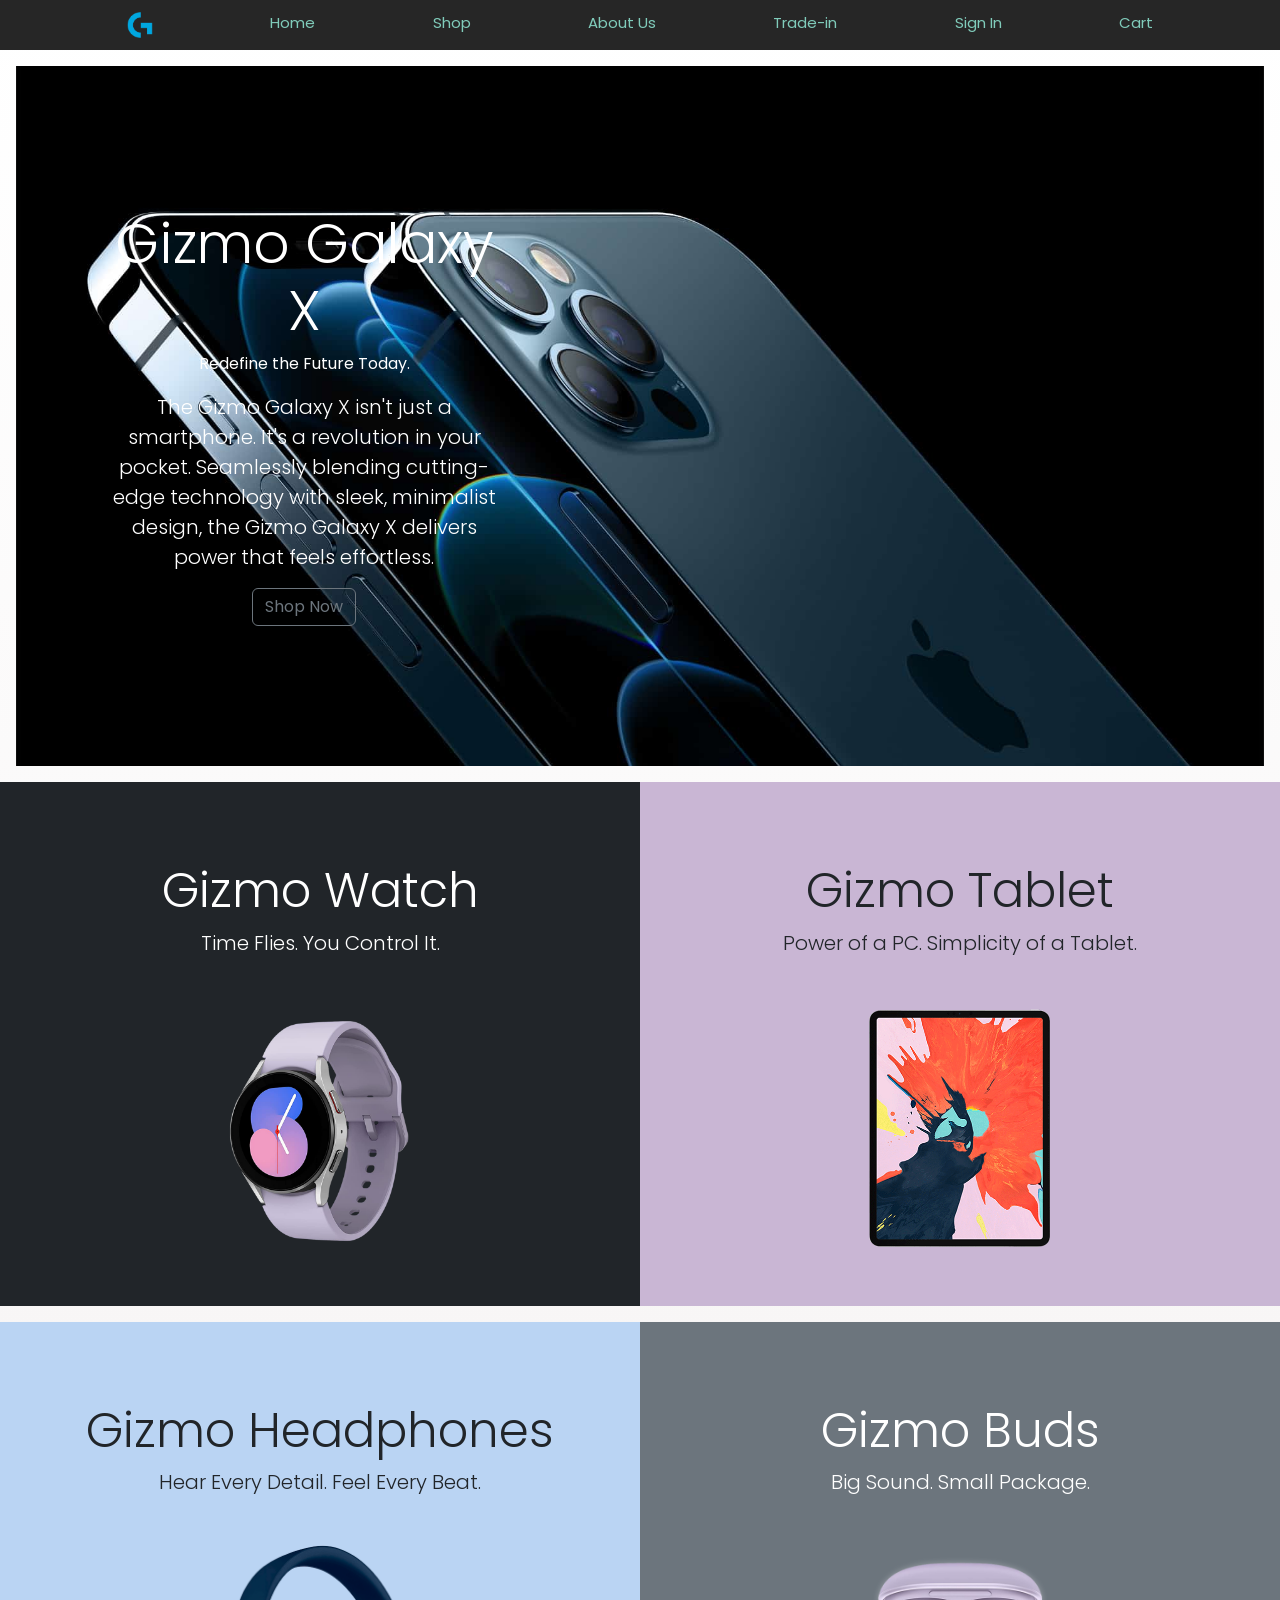
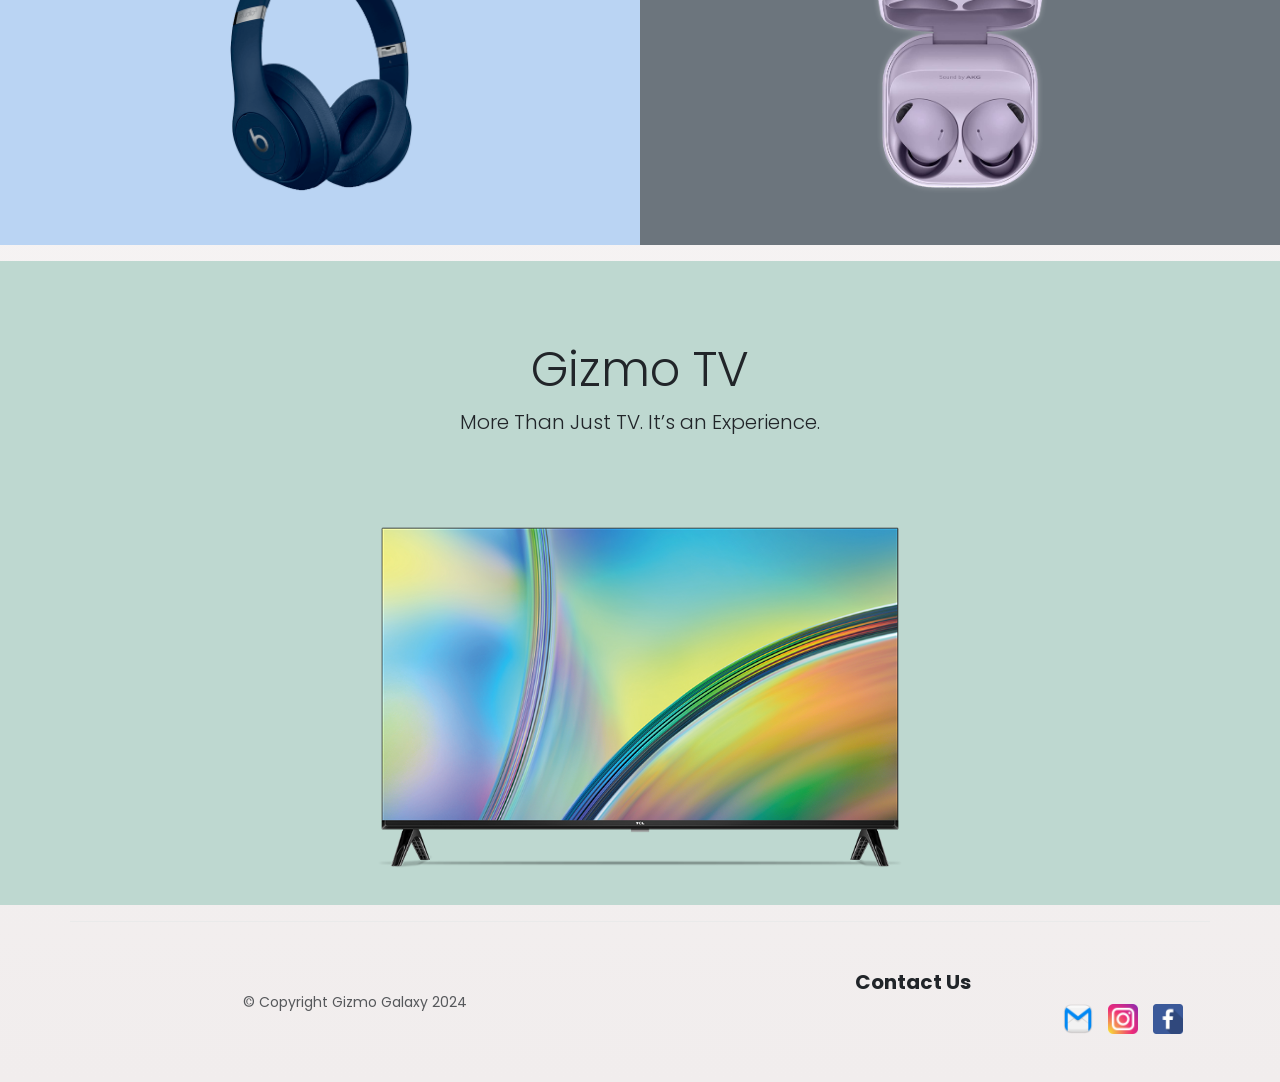
<file: Store/index.html>
<!doctype html>
<html lang="en">

<head>
    <meta charset="utf-8">
    <meta name="viewport" content="width=device-width, initial-scale=1">
    <meta name="description" content="">
    <meta name="author" content="Mark Otto, Jacob Thornton, and Bootstrap contributors">
    <meta name="generator" content="Hugo 0.72.0">

    <title>Gizmo Galaxy</title>
    <link rel="icon" href="img/logo.png">
    <link rel="canonical" href="https://v5.getbootstrap.com/docs/5.0/examples/product/">

    <link rel="stylesheet" href="https://stackpath.bootstrapcdn.com/bootstrap/5.0.0-alpha1/css/bootstrap.min.css"
        integrity="sha384-r4NyP46KrjDleawBgD5tp8Y7UzmLA05oM1iAEQ17CSuDqnUK2+k9luXQOfXJCJ4I" crossorigin="anonymous">
    <script src="https://stackpath.bootstrapcdn.com/bootstrap/5.0.0-alpha1/js/bootstrap.min.js"
        integrity="sha384-oesi62hOLfzrys4LxRF63OJCXdXDipiYWBnvTl9Y9/TRlw5xlKIEHpNyvvDShgf/"
        crossorigin="anonymous"></script>
    <script src="https://cdn.jsdelivr.net/npm/popper.js@1.16.0/dist/umd/popper.min.js"
        integrity="sha384-Q6E9RHvbIyZFJoft+2mJbHaEWldlvI9IOYy5n3zV9zzTtmI3UksdQRVvoxMfooAo"
        crossorigin="anonymous"></script>
    <!-- Link to external stylesheet -->
     <link rel="stylesheet" href="styles.css"> <!--Adjust the path if necessary -->
    
</head>

<body>

    <nav class="site-header sticky-top py-1">
        <div class="container d-flex flex-column flex-md-row justify-content-between">
            <!-- Replace SVG with an image for the logo -->
            <a class="py-2" href="#" aria-label="Product">
                <img src="img/logo.png" alt="Logo" class="navbar-logo">
            </a>
            <a class="py-2 d-none d-md-inline-block" href="index.html">Home</a>
            <a class="py-2 d-none d-md-inline-block" href="shop.html">Shop</a>
            <a class="py-2 d-none d-md-inline-block" href="about.html">About Us</a>
            <a class="py-2 d-none d-md-inline-block" href="trade in.html">Trade-in</a>
            <a class="py-2 d-none d-md-inline-block" href="sign in.html">Sign In</a>
            <a class="py-2 d-none d-md-inline-block" href="cart.html">Cart</a>
        </div>
    </nav>

    <div class="position-relative overflow-hidden p-3 p-md-5 m-md-3 text-center header-background">
        <div class="col-md-5 p-lg-5 ml-auto my-5 ">
            <h1 class="display-4 font-weight-normal text-white">Gizmo Galaxy X</h1>
            <p class="text-white">Redefine the Future Today.</p>
            <p class="lead font-weight-normal text-white">The Gizmo Galaxy X isn't just a smartphone. It's a revolution in your pocket. Seamlessly blending cutting-edge 
                technology with sleek, minimalist design, the Gizmo Galaxy X delivers power that feels effortless.</p>
            <a class="btn btn-outline-secondary" href="shop.html">Shop Now</a>
        </div>
        <!--<div class="product-device shadow-sm d-none d-md-block"></div>-->
        <!--<div class="product-device product-device-2 shadow-sm d-none d-md-block"></div>-->
    </div>

    <div class="d-md-flex flex-md-equal w-100 my-md-3 pl-md-3">
        <div class="bg-dark mr-md-3 pt-3 px-3 pt-md-5 px-md-5 text-center text-white overflow-hidden">
            <div class="my-3 py-3">
                <h2 class="display-5">Gizmo Watch</h2>
                <p class="lead">Time Flies. You Control It.</p>
            </div>
            <div class="mx-auto custom-image2-container"></div>
        </div>
        <div class="custom-color2 mr-md-3 pt-3 px-3 pt-md-5 px-md-5 text-center overflow-hidden">
            <div class="my-3 p-3">
                <h2 class="display-5">Gizmo Tablet</h2>
                <p class="lead">Power of a PC. Simplicity of a Tablet.</p>
            </div>
            <div class="mx-auto custom-image3-container"></div>
        </div>
    </div>

    <div class="d-md-flex flex-md-equal w-100 my-md-3 pl-md-3">
        <div class="custom-color3 mr-md-3 pt-3 px-3 pt-md-5 px-md-5 text-center overflow-hidden">
            <div class="my-3 p-3">
                <h2 class="display-5">Gizmo Headphones</h2>
                <p class="lead">Hear Every Detail. Feel Every Beat.</p>
            </div>
            <div class="mx-auto custom-image4-container"></div>
        </div>
        <div class="bg-secondary mr-md-3 pt-3 px-3 pt-md-5 px-md-5 text-center text-white overflow-hidden">
            <div class="my-3 py-3">
                <h2 class="display-5">Gizmo Buds</h2>
                <p class="lead">Big Sound. Small Package.</p>
            </div>
            <div class="mx-auto custom-image5-container"></div>
        </div>
    </div>

    

    <div class="d-md-flex flex-md-equal w-100 my-md-3 pl-md-3">
        <div class="custom-color4 mr-md-3 pt-3 px-3 pt-md-5 px-md-5 text-center overflow-hidden">
            <div class="my-3 p-3">
                <h2 class="display-5">Gizmo TV</h2>
                <p class="lead">More Than Just TV. It’s an Experience.</p>
            </div>
            <div class="mx-auto custom-image8-container"></div>
        </div>
    </div>
   
    
    <footer class="container py-5">
        <div class="row justify-content-between align-items-center">
            <!-- Copyright Section -->
            <div class="col-md-6 text-center text-md-left">
                <small class="text-muted">&copy; Copyright Gizmo Galaxy 2024</small>
            </div>
            
            <!-- Contact Section -->
            <div class="col-md-6 text-center text-md-right">
                <h5 class="contact-title">Contact Us</h5>
                <div class="contact-icons">
                    <a href="mailto:contact@gismosgalaxy.com" target="_blank"> <img src="img/mail.png" alt="Email" class="contact-icon"></a>
                    <a href="https://www.instagram.com/gismosgalaxy" target="_blank" rel="noopener noreferrer">
                        <img src="img/ig.png" alt="Instagram" class="contact-icon">
                    </a>
                    <a href="https://www.facebook.com/gismosgalaxy" target="_blank" rel="noopener noreferrer">
                        <img src="img/fb.png" alt="Facebook" class="contact-icon">
                    </a>
                </div>
            </div>
        </div>
    </footer>
    

</body>

</html>
</file>
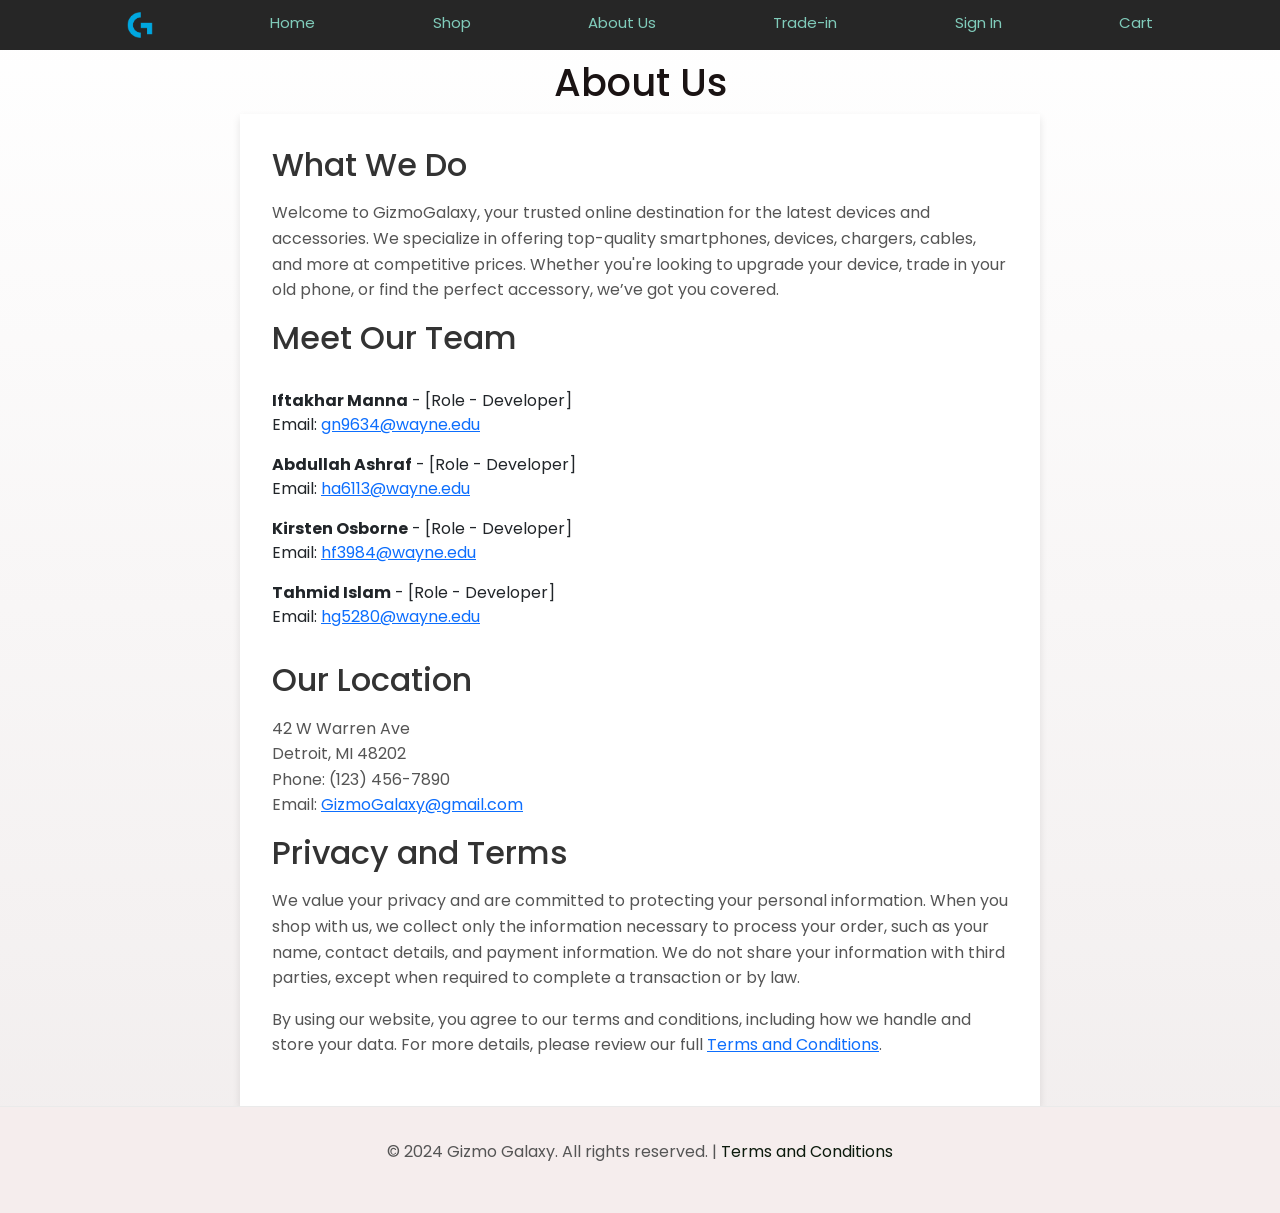
<file: Store/about.html>
<!DOCTYPE html>
<html lang="en">
<head>
    <meta charset="UTF-8">
    <meta name="viewport" content="width=device-width, initial-scale=1.0">
    <meta name="description" content="About Us page for GizmoGalaxy, an e-commerce platform for devices and accessories.">
    <title>About Us | GizmoGalaxy</title>
    <link rel="stylesheet" href="https://stackpath.bootstrapcdn.com/bootstrap/5.0.0-alpha1/css/bootstrap.min.css"
        integrity="sha384-r4NyP46KrjDleawBgD5tp8Y7UzmLA05oM1iAEQ17CSuDqnUK2+k9luXQOfXJCJ4I" crossorigin="anonymous">
    <script src="https://stackpath.bootstrapcdn.com/bootstrap/5.0.0-alpha1/js/bootstrap.min.js"
        integrity="sha384-oesi62hOLfzrys4LxRF63OJCXdXDipiYWBnvTl9Y9/TRlw5xlKIEHpNyvvDShgf/"></script>
    <script src="https://cdn.jsdelivr.net/npm/popper.js@1.16.0/dist/umd/popper.min.js"
        integrity="sha384-Q6E9RHvbIyZFJoft+2mJbHaEWldlvI9IOYy5n3zV9zzTtmI3UksdQRVvoxMfooAo"
        crossorigin="anonymous"></script>
    <link rel="stylesheet" href="styles.css">
    <style>
      /* Importing Google Fonts */
@import url("https://fonts.googleapis.com/css2?family=Poppins:wght@400;500;600&display=swap");



/* Body styling */
body {
    font-family: 'Poppins', sans-serif;
    margin: 0;
    padding: 0;
    background-color: #f5eded;

    background-position-x: center;

}
.bd-placeholder-img {
    font-size: 1.125rem;
    text-anchor: middle;
    -webkit-user-select: none;
    -moz-user-select: none;
    -ms-user-select: none;
    user-select: none;
}

@media (min-width: 768px) {
    .bd-placeholder-img-lg {
        font-size: 3.5rem;
    }
}

.navbar-logo {
    height: 26px; /* Adjust as needed */
    width: auto;  /* Keeps the aspect ratio of the logo */
    display: block;
    margin: 0 auto; /* Centers the logo horizontally */
}

.navbar-logo:hover {
    opacity: 0.8; /* Optional: Adds a hover effect to the logo */
}
/* Site header links */

.site-header {
    background-color: rgba(0, 0, 0, .85);
    -webkit-backdrop-filter: saturate(180%) blur(20px);
    backdrop-filter: saturate(180%) blur(20px);
    display: flex; /* Enable flexbox */
    justify-content: space-between; /* Space items evenly */
    align-items: center; /* Center items vertically */
    padding: 5px 0px; /* Uniform padding */
    font-size: 15px;
}

.site-header a {
    color: #80ccbb;
    margin: 0 45px; /* Add uniform margin to links */
    text-decoration: none; 
    transition: color .15s ease-in-out;
}

.site-header a:hover {
    color: #fff;
    text-decoration: none;
}

        header {
margin-top: 10px;
    color: rgb(26, 19, 19);
     text-align: center;
 }

        
        header h1 {
            margin-top: 10px;
            font-size: 2.4rem;
        }

        section {
            padding: 2rem;
            max-width: 800px;
            margin: 0 auto;
            background-color: white;
            box-shadow: 0 4px 8px rgba(0, 0, 0, 0.1);
        }

        h2 {
            color: #333;
            margin-bottom: 1rem;
        }

        p {
            line-height: 1.6;
            color: #555;
        }

        .team {
            margin: 2rem 0;
        }

        .team-member {
            margin-bottom: 1rem;
        }

        footer {
            text-align: center;
            padding: 2rem;
            background-color: #f5eded;
            color: white;
        }

        footer a {
            color: #0b1a0c;
            text-decoration: none;
        }

        footer a:hover {
            text-decoration: underline;
        }
    </style>
</head>
<body>

    <!-- Navbar -->
    <nav class="site-header sticky-top py-1">
        <div class="container d-flex flex-column flex-md-row justify-content-between">
            <a class="py-2" href="#" aria-label="Product">
                <img src="img/logo.png" alt="Logo" class="navbar-logo">
            </a>
            <a class="py-2 d-none d-md-inline-block" href="index.html">Home</a>
            <a class="py-2 d-none d-md-inline-block" href="shop.html">Shop</a>
            <a class="py-2 d-none d-md-inline-block" href="about.html">About Us</a>
            <a class="py-2 d-none d-md-inline-block" href="trade in.html">Trade-in</a>
            <a class="py-2 d-none d-md-inline-block" href="sign in.html">Sign In</a>
            <a class="py-2 d-none d-md-inline-block" href="cart.html">Cart</a>
        </div>
    </nav>

    <!-- About Us Section -->
    <header>
        <h1>About Us</h1>
    </header>

    <section>
        <h2>What We Do</h2>
        <p>Welcome to GizmoGalaxy, your trusted online destination for the latest devices and accessories. We specialize in offering top-quality smartphones, devices, chargers, cables, and more at competitive prices. Whether you're looking to upgrade your device, trade in your old phone, or find the perfect accessory, we’ve got you covered.</p>

        <h2>Meet Our Team</h2>
        <div class="team">
            <div class="team-member">
                <strong>Iftakhar Manna</strong> - [Role - Developer] <br>
                Email: <a href="mailto:gn9634@wayne.edu">gn9634@wayne.edu</a>
            </div>
            <div class="team-member">
                <strong>Abdullah Ashraf</strong> - [Role - Developer] <br>
                Email: <a href="mailto:ha6113@wayne.edu">ha6113@wayne.edu</a>
            </div>
            <div class="team-member">
                <strong>Kirsten Osborne</strong> - [Role - Developer] <br>
                Email: <a href="mailto:hf3984@wayne.edu">hf3984@wayne.edu</a>
            </div>
            <div class="team-member">
                <strong>Tahmid Islam</strong> - [Role - Developer] <br>
                Email: <a href="mailto:hg5280@wayne.edu">hg5280@wayne.edu</a>
            </div>
        </div>

        <h2>Our Location</h2>
        <p>
            42 W Warren Ave <br>
            Detroit, MI 48202 <br>
            Phone: (123) 456-7890 <br>
            Email: <a href="mailto:GizmoGalaxy@gmail.com">GizmoGalaxy@gmail.com</a>
        </p>

        <h2>Privacy and Terms</h2>
        <p>We value your privacy and are committed to protecting your personal information. When you shop with us, we collect only the information necessary to process your order, such as your name, contact details, and payment information. We do not share your information with third parties, except when required to complete a transaction or by law.</p>
        <p>By using our website, you agree to our terms and conditions, including how we handle and store your data. For more details, please review our full <a href="terms.pdf" target="_blank">Terms and Conditions</a>.</p>
    </section>

    <footer>
        <p>&copy; 2024 Gizmo Galaxy. All rights reserved. | <a href="terms.pdf" target="_blank"> Terms and Conditions</a></p>
    </footer>

</body>
</html>
</file>
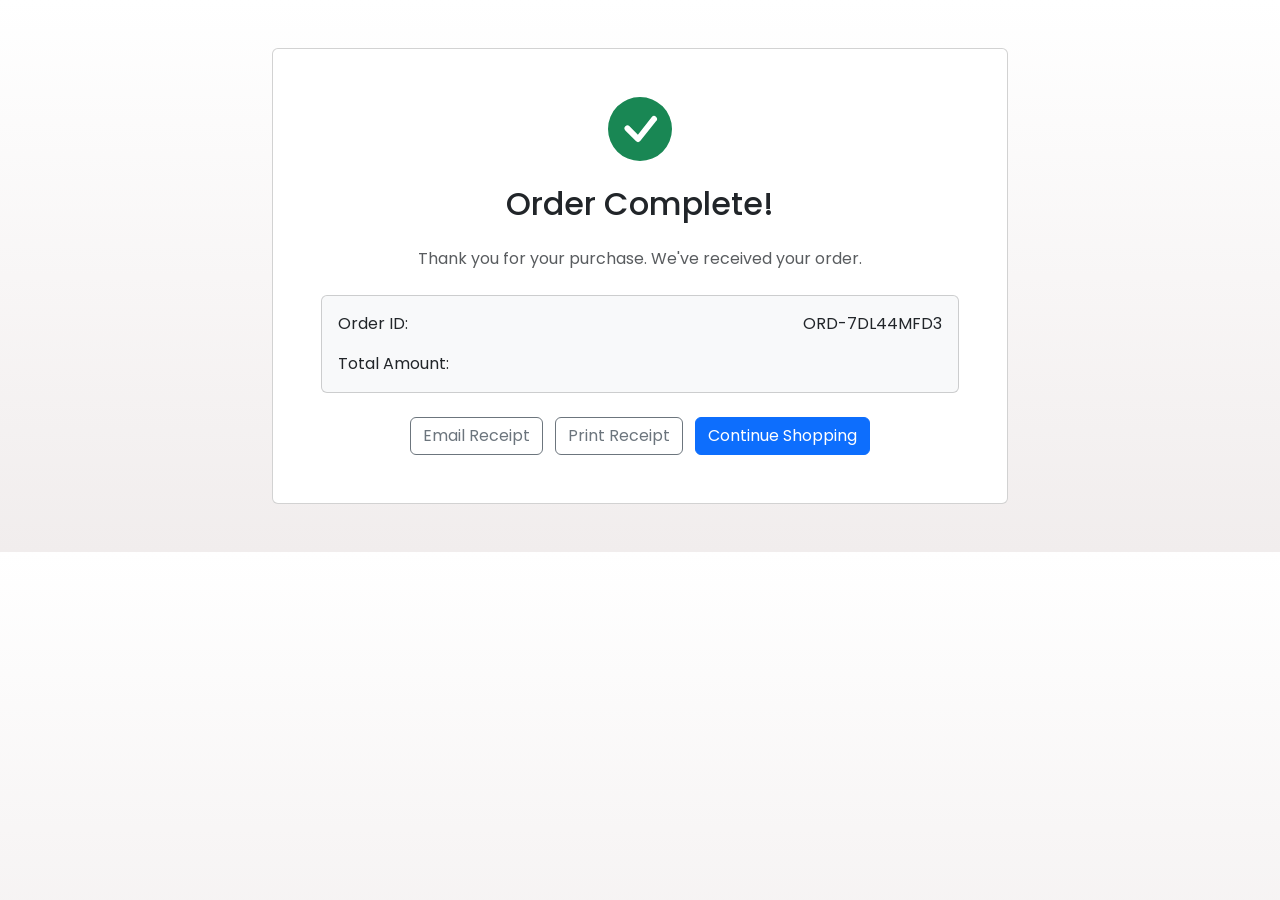
<file: Store/order-complete.html>
<!doctype html>
<html lang="en">

<head>
    <meta charset="utf-8">
    <meta name="viewport" content="width=device-width, initial-scale=1">
    <meta name="description" content="">
    <meta name="author" content="Mark Otto, Jacob Thornton, and Bootstrap contributors">
    <meta name="generator" content="Hugo 0.72.0">

    <title>Gizmo Galaxy</title>
    <link rel="icon" href="img/logo.png">
    <link rel="canonical" href="https://v5.getbootstrap.com/docs/5.0/examples/product/">

    <link rel="stylesheet" href="https://stackpath.bootstrapcdn.com/bootstrap/5.0.0-alpha1/css/bootstrap.min.css"
        integrity="sha384-r4NyP46KrjDleawBgD5tp8Y7UzmLA05oM1iAEQ17CSuDqnUK2+k9luXQOfXJCJ4I" crossorigin="anonymous">
    <script src="https://stackpath.bootstrapcdn.com/bootstrap/5.0.0-alpha1/js/bootstrap.min.js"
        integrity="sha384-oesi62hOLfzrys4LxRF63OJCXdXDipiYWBnvTl9Y9/TRlw5xlKIEHpNyvvDShgf/"
        crossorigin="anonymous"></script>
    <script src="https://cdn.jsdelivr.net/npm/popper.js@1.16.0/dist/umd/popper.min.js"
        integrity="sha384-Q6E9RHvbIyZFJoft+2mJbHaEWldlvI9IOYy5n3zV9zzTtmI3UksdQRVvoxMfooAo"
        crossorigin="anonymous"></script>
    <!-- Link to external stylesheet -->
     <link rel="stylesheet" href="styles.css"> <!--Adjust the path if necessary -->
    
    
</head>

<body>
    <div class="container py-5">
        <div class="row justify-content-center">
            <div class="col-md-8">
                <div class="card">
                    <div class="card-body text-center p-5">
                        <!-- Success Icon -->
                        <div class="mb-4">
                            <svg xmlns="http://www.w3.org/2000/svg" width="64" height="64" fill="currentColor" class="bi bi-check-circle-fill text-success" viewBox="0 0 16 16">
                                <path d="M16 8A8 8 0 1 1 0 8a8 8 0 0 1 16 0zm-3.97-3.03a.75.75 0 0 0-1.08.022L7.477 9.417 5.384 7.323a.75.75 0 0 0-1.06 1.06L6.97 11.03a.75.75 0 0 0 1.079-.02l3.992-4.99a.75.75 0 0 0-.01-1.05z"/>
                            </svg>
                        </div>

                        <!-- Order Success Message -->
                        <h2 class="mb-4">Order Complete!</h2>
                        <p class="text-muted mb-4">Thank you for your purchase. We've received your order.</p>

                        <!-- Order Details -->
                        <div class="card bg-light mb-4">
                            <div class="card-body">
                                <div class="row mb-3">
                                    <div class="col text-start">Order ID:</div>
                                    <div class="col text-end" id="orderId"></div>
                                </div>
                                <div class="row">
                                    <div class="col text-start">Total Amount:</div>
                                    <div class="col text-end">
                                        <strong id="total"></strong>
                                    </div>
                                </div>
                            </div>
                        </div>

                        <!-- Action Buttons -->
                        <button class="btn btn-outline-secondary me-2" onclick="emailReceipt()">
                            Email Receipt
                        </button>
                        <button class="btn btn-outline-secondary me-2" onclick="window.print()">
                            Print Receipt
                        </button>
                        <a href="index.html" class="btn btn-primary">
                            Continue Shopping
                        </a>
                    </div>
                </div>
            </div>
        </div>
    </div>

    <!-- JavaScript for Order Complete Page -->
    <script src="order-complete.js"></script>


</body>
</html>
</file>
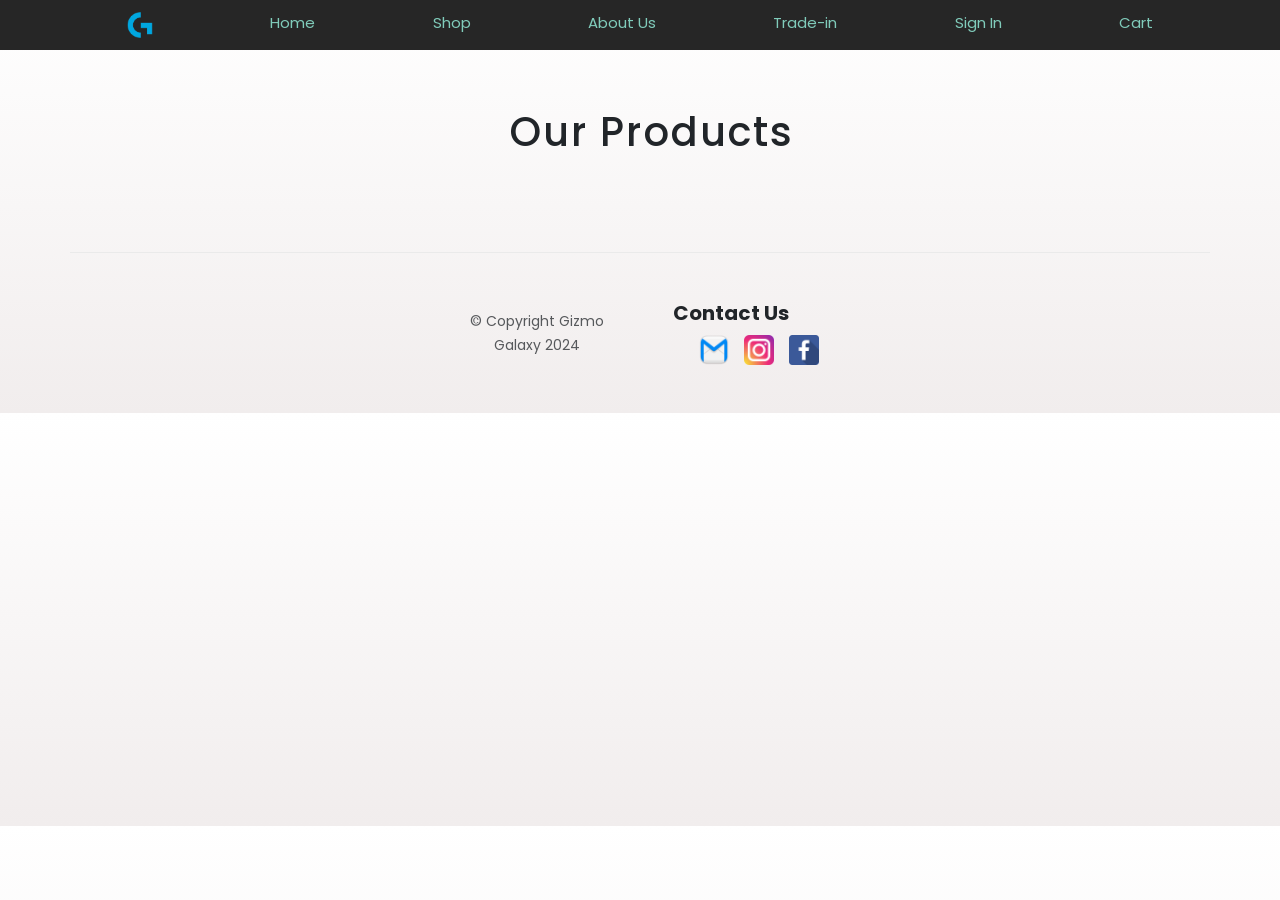
<file: Store/Shop.html>
<!DOCTYPE html>
<html lang="en">
<head>
    <meta charset="UTF-8">
    <meta name="viewport" content="width=device-width, initial-scale=1.0">
    <meta name="description" content="">
    <meta name="author" content="Mark Otto, Jacob Thornton, and Bootstrap contributors">
    <meta name="generator" content="Hugo 0.72.0">

    <title>Gizmo Galaxy</title>
    <link rel="icon" href="img/logo.png">
    <link rel="canonical" href="https://v5.getbootstrap.com/docs/5.0/examples/product/">

    <link rel="stylesheet" href="https://stackpath.bootstrapcdn.com/bootstrap/5.0.0-alpha1/css/bootstrap.min.css"
        integrity="sha384-r4NyP46KrjDleawBgD5tp8Y7UzmLA05oM1iAEQ17CSuDqnUK2+k9luXQOfXJCJ4I" crossorigin="anonymous">
    <script src="https://stackpath.bootstrapcdn.com/bootstrap/5.0.0-alpha1/js/bootstrap.min.js"
        integrity="sha384-oesi62hOLfzrys4LxRF63OJCXdXDipiYWBnvTl9Y9/TRlw5xlKIEHpNyvvDShgf/"
        crossorigin="anonymous"></script>
    <script src="https://cdn.jsdelivr.net/npm/popper.js@1.16.0/dist/umd/popper.min.js"
        integrity="sha384-Q6E9RHvbIyZFJoft+2mJbHaEWldlvI9IOYy5n3zV9zzTtmI3UksdQRVvoxMfooAo"
        crossorigin="anonymous"></script>
    <!-- Link to external stylesheet -->
     <link rel="stylesheet" href="styles.css">
     <!-- Add jQuery -->
     <script src="https://code.jquery.com/jquery-3.6.0.min.js"></script>


    <title>Shopping Page</title>
    <style>
     body {
    font-family: 'Poppins', sans-serif;
    margin: 0;
    padding: 0;
    background: linear-gradient(to bottom, #ffffff, #f1eded);
    background-position-x: center;

}


@media (min-width: 768px) {
    .bd-placeholder-img-lg {
        font-size: 3.5rem;
    }
}

.navbar-logo {
    height: 26px; 
    width: auto;  
    display: block;
    margin: 0 auto; 
}

.navbar-logo:hover {
    opacity: 0.8;
}
        h1 {
            text-align: center;
            margin-top: 10px;
            letter-spacing: 2px;
        }
        .container {
            display: flex;
            flex-wrap: wrap;
            justify-content: center;
        }
        .product {
            background-color: #fff;
            border: 1px solid #ddd;
            border-radius: 10px;
            width: 250px;
            margin: 15px;
            padding: 20px;
            text-align: center;
            box-shadow: 0px 2px 5px rgba(0, 0, 0, 0.1);
        }
        .product img {
            width: 200px;
            height: 200px;
            object-fit: cover;
        }
        .product h3 {
            margin: 10px 0;
        }
        .product p {
            font-size: 14px;
            color: #666;
        }
        .product button {
            padding: 10px 20px;
            background-color: #28a745;
            color: white;
            border: none;
            border-radius: 5px;
            cursor: pointer;
            transition: background-color 0.3s ease;
        }
        .product button:hover {
            background-color: #218838;
        }
    </style>
</head>
<body>
    <nav class="site-header sticky-top py-1">
        <div class="container d-flex flex-column flex-md-row justify-content-between">
            <!-- Replace SVG with an image for the logo -->
            <a class="py-2" href="#" aria-label="Product">
                <img src="img/logo.png" alt="Logo" class="navbar-logo">
            </a>
            <a class="py-2 d-none d-md-inline-block" href="index.html">Home</a>
            <a class="py-2 d-none d-md-inline-block" href="shop.html">Shop</a>
            <a class="py-2 d-none d-md-inline-block" href="about.html">About Us</a>
            <a class="py-2 d-none d-md-inline-block" href="trade in.html">Trade-in</a>
            <a class="py-2 d-none d-md-inline-block" href="sign in.html">Sign In</a>
            <a class="py-2 d-none d-md-inline-block" href="cart.php">Cart</a>
        </div>
    </nav>

    <div class="container py-5">
        <h1 class="text-center mb-5">Our Products</h1>
        <div class="row" id="products-container">
            <!-- Products will be loaded here dynamically -->
        </div>
    </div>

    <footer class="container py-5">
        <div class="row justify-content-between align-items-center">
            <div class="col-md-6 text-center text-md-left">
                <small class="text-muted">&copy; Copyright Gizmo Galaxy 2024</small>
            </div>
            <div class="col-md-6 text-center text-md-right">
                <h5 class="contact-title">Contact Us</h5>
                <div class="contact-icons">
                    <a href="mailto:contact@gismosgalaxy.com" target="_blank">
                        <img src="img/mail.png" alt="Email" class="contact-icon">
                    </a>
                    <a href="https://www.instagram.com/gismosgalaxy" target="_blank" rel="noopener noreferrer">
                        <img src="img/ig.png" alt="Instagram" class="contact-icon">
                    </a>
                    <a href="https://www.facebook.com/gismosgalaxy" target="_blank" rel="noopener noreferrer">
                        <img src="img/fb.png" alt="Facebook" class="contact-icon">
                    </a>
                </div>
            </div>
        </div>
    </footer>

    <!-- Add this script at the end of your body tag -->
    <script>
    $(document).ready(function() {
        // Load products when page loads
        $.ajax({
            url: 'get_products.php',
            method: 'GET',
            success: function(products) {
                const container = $('#products-container');
                
                products.forEach(function(product) {
                    const productHtml = `
                        <div class="col-md-4 mb-4">
                            <div class="product">
                                <img src="${product.image_url}" class="card-img-top" alt="${product.name}">
                                <div class="card-body">
                                    <h5 class="card-title">${product.name}</h5>
                                    <p class="card-text">$${parseFloat(product.price).toFixed(2)}</p>
                                    <button class="btn btn-primary add-to-cart" data-product-id="${product.product_id}">
                                        Add to Cart
                                    </button>
                                </div>
                            </div>
                        </div>
                    `;
                    container.append(productHtml);
                });

                // Add click handler for add to cart buttons
                $('.add-to-cart').click(function() {
                    const productId = $(this).data('product-id');
                    const button = $(this);
                    
                    // Disable button temporarily
                    button.prop('disabled', true);
                    
                    $.ajax({
                        url: 'add_to_cart.php',
                        method: 'POST',
                        data: { product_id: productId },
                        success: function(response) {
                            const data = JSON.parse(response);
                            if(data.success) {
                                button.html('Added to Cart!');
                                setTimeout(() => {
                                    button.html('Add to Cart');
                                    button.prop('disabled', false);
                                }, 2000);
                            }
                        },
                        error: function() {
                            button.prop('disabled', false);
                            alert('Error adding item to cart');
                        }
                    });
                });
            },
            error: function() {
                $('#products-container').html('<p class="text-center">Error loading products. Please try again later.</p>');
            }
        });
    });
    </script> 

</body>
</html>
</file>
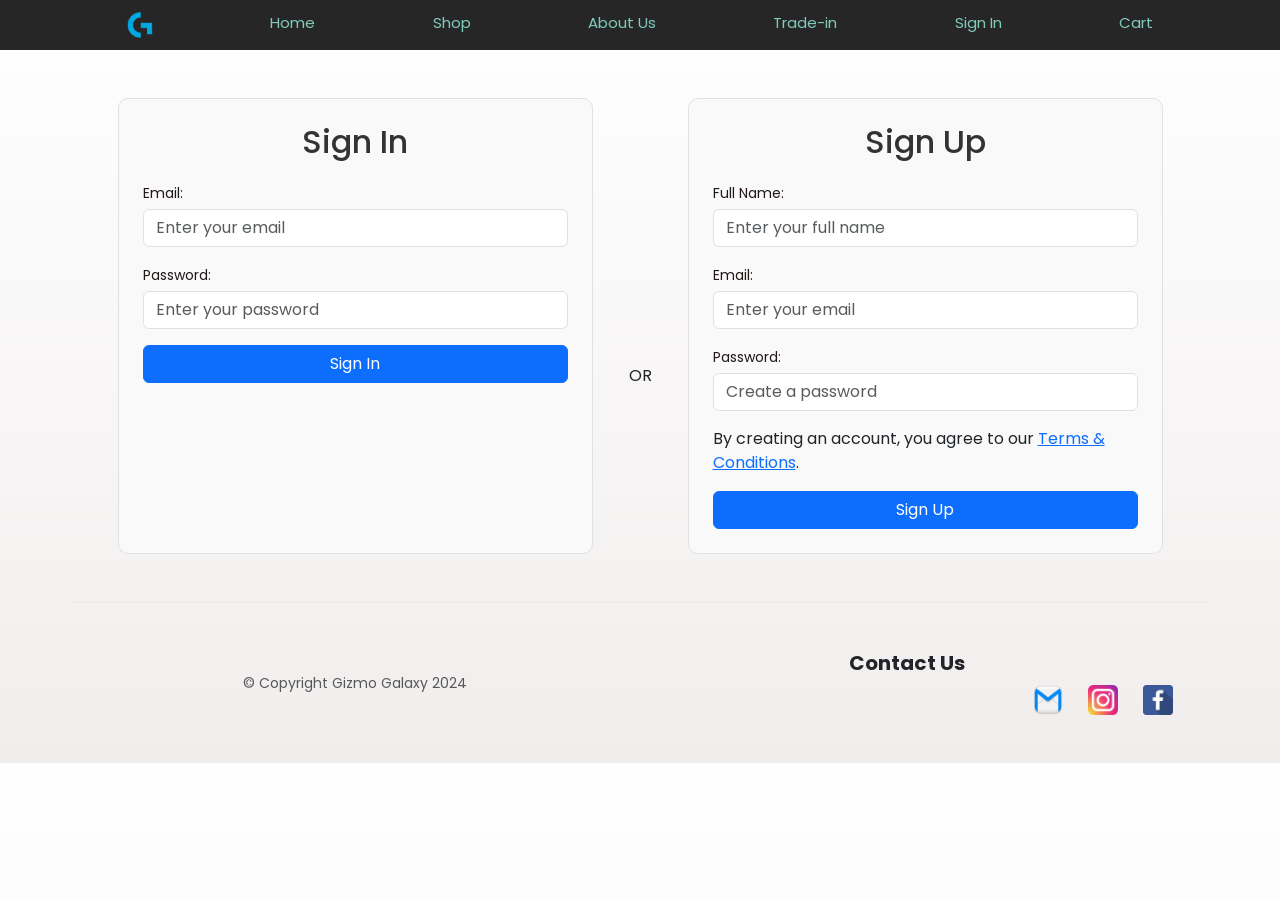
<file: Store/sign in.html>
<!doctype html>
<html lang="en">

<head>
    <meta charset="utf-8">
    <meta name="viewport" content="width=device-width, initial-scale=1">
    <meta name="description" content="">
    <meta name="author" content="Mark Otto, Jacob Thornton, and Bootstrap contributors">
    <meta name="generator" content="Hugo 0.72.0">
    <title>Gizmo Galaxy - Sign In</title>
    <link rel="icon" href="img/logo.png">
    
    <!-- Bootstrap CSS -->
    <link rel="stylesheet" href="https://stackpath.bootstrapcdn.com/bootstrap/5.0.0-alpha1/css/bootstrap.min.css"
        integrity="sha384-r4NyP46KrjDleawBgD5tp8Y7UzmLA05oM1iAEQ17CSuDqnUK2+k9luXQOfXJCJ4I" crossorigin="anonymous">
    <link rel="stylesheet" href="sign in.css"> 
</head>

<body>
    <!-- Navbar -->
    <nav class="site-header sticky-top py-1">
        <div class="container d-flex flex-column flex-md-row justify-content-between">
            <!-- Logo -->
            <a class="py-2" href="#" aria-label="Product">
                <img src="img/logo.png" alt="Logo" class="navbar-logo">
            </a>
            <a class="py-2 d-none d-md-inline-block" href="index.html">Home</a>
            <a class="py-2 d-none d-md-inline-block" href="shop.html">Shop</a>
            <a class="py-2 d-none d-md-inline-block" href="about.html">About Us</a>
            <a class="py-2 d-none d-md-inline-block" href="trade in.html">Trade-in</a>
            <a class="py-2 d-none d-md-inline-block" href="sign in.html">Sign In</a>
            <a class="py-2 d-none d-md-inline-block" href="cart.html">Cart</a>
        </div>
    </nav>

    <!-- Form Section (Sign In / Sign Up) -->
    <div class="container my-5">
        <div class="row justify-content-center">
            <!-- Sign In Form -->
            <div class="col-md-5 form-box border p-4">
                <h2>Sign In</h2>
                <form action="sign in.php" method="POST">
                    <label for="signin-email">Email:</label>
                    <input type="email" id="signin-email" name="email" placeholder="Enter your email" required class="form-control mb-3">
                    
                    <label for="signin-password">Password:</label>
                    <input type="password" id="signin-password" name="password" placeholder="Enter your password" required class="form-control mb-3">
                    
                    <button type="submit" class="btn btn-primary w-100">Sign In</button>
                </form>
            </div>

            <!-- Separator (vertical line) -->
            <div class="col-md-1 d-flex align-items-center justify-content-center">
                <span class="separator">OR</span>
            </div>

            <!-- Sign Up Form -->
            <div class="col-md-5 form-box border p-4">
                <h2>Sign Up</h2>
                <form action="sign up.php" method="POST">
                    <label for="signup-fullname">Full Name:</label>
                    <input type="text" id="signup-fullname" name="fullname" placeholder="Enter your full name" required class="form-control mb-3">
                    
                    <label for="signup-email">Email:</label>
                    <input type="email" id="signup-email" name="email" placeholder="Enter your email" required class="form-control mb-3">
                    
                    <label for="signup-password">Password:</label>
                    <input type="password" id="signup-password" name="password" placeholder="Create a password" required class="form-control mb-3">
                    
                    <p class="terms-text mt-3">
                        By creating an account, you agree to our 
                        <a href="terms.pdf" target="_blank">Terms & Conditions</a>.
                    </p>
                    
                    <button type="submit" class="btn btn-primary w-100">Sign Up</button>
                </form>
            </div>
        </div>
    </div>

    <!-- Footer -->
    <footer class="container py-5">
        <div class="row justify-content-between align-items-center">
            <!-- Copyright Section -->
            <div class="col-md-6 text-center text-md-left">
                <small class="text-muted">&copy; Copyright Gizmo Galaxy 2024</small>
            </div>
            
            <!-- Contact Section -->
            <div class="col-md-6 text-center text-md-right">
                <h5 class="contact-title">Contact Us</h5>
                <div class="contact-icons">
                    <a href="mailto:contact@gizmogalaxy.com" target="_blank">
                        <img src="img/mail.png" alt="Email" class="contact-icon">
                    </a>
                    <a href="https://www.instagram.com/gizmogalaxy" target="_blank">
                        <img src="img/ig.png" alt="Instagram" class="contact-icon">
                    </a>
                    <a href="https://www.facebook.com/gizmogalaxy" target="_blank">
                        <img src="img/fb.png" alt="Facebook" class="contact-icon">
                    </a>
                </div>
            </div>
        </div>
    </footer>

    <!-- Bootstrap JS -->
    <script src="https://stackpath.bootstrapcdn.com/bootstrap/5.0.0-alpha1/js/bootstrap.min.js"
        integrity="sha384-oesi62hOLfzrys4LxRF63OJCXdXDipiYWBnvTl9Y9/TRlw5xlKIEHpNyvvDShgf/" crossorigin="anonymous"></script>
    <script src="https://cdn.jsdelivr.net/npm/popper.js@1.16.0/dist/umd/popper.min.js"
        integrity="sha384-Q6E9RHvbIyZFJoft+2mJbHaEWldlvI9IOYy5n3zV9zzTtmI3UksdQRVvoxMfooAo"
        crossorigin="anonymous"></script>
</body>

</html>
</file>
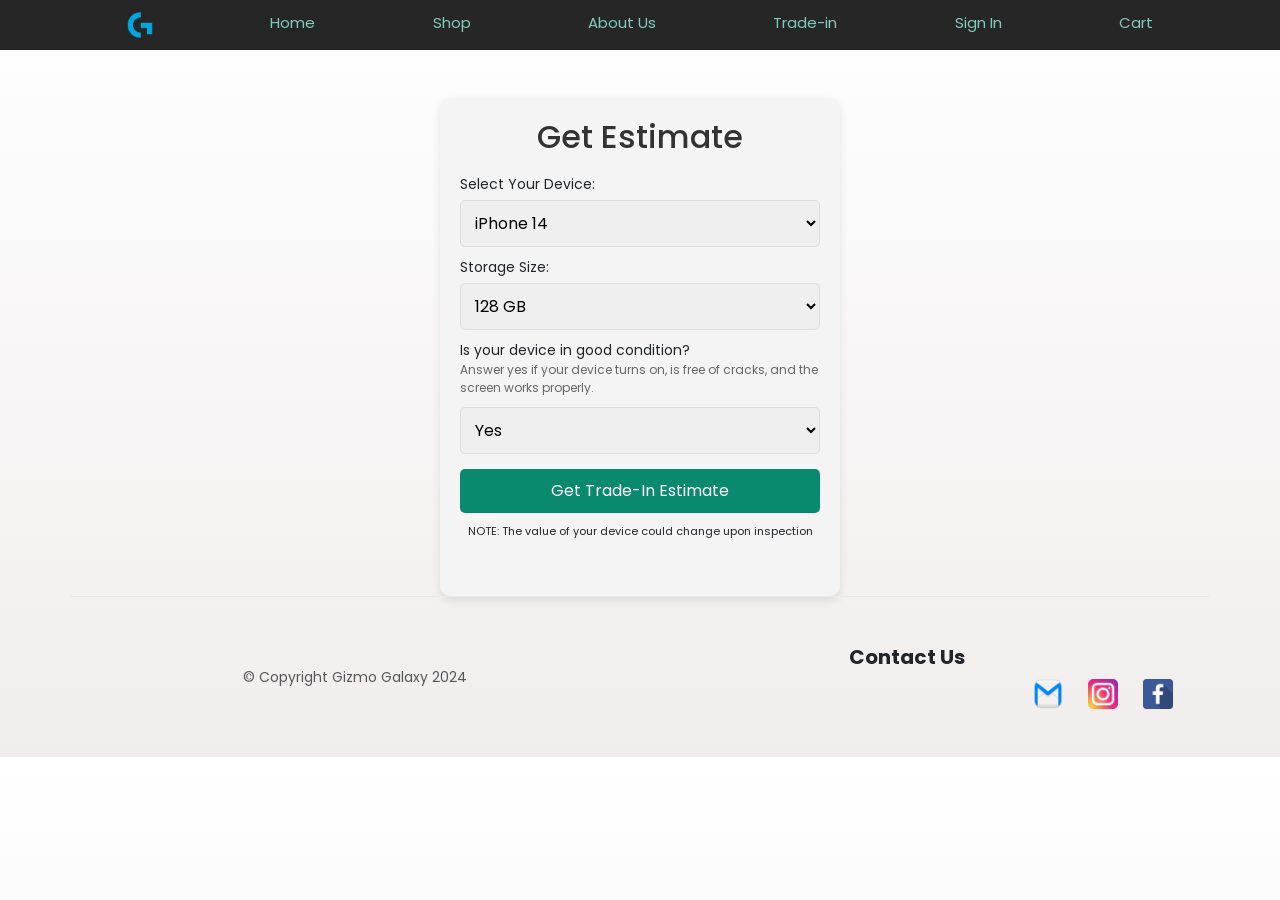
<file: Store/trade in.html>
<!doctype html>
<html lang="en">

<head>
    <meta charset="utf-8">
    <meta name="viewport" content="width=device-width, initial-scale=1">
    <meta name="description" content="">
    <meta name="author" content="Mark Otto, Jacob Thornton, and Bootstrap contributors">
    <meta name="generator" content="Hugo 0.72.0">
    <title>Gizmo Galaxy - Trade In</title>
    <link rel="icon" href="img/logo.png">
    
    <!-- Bootstrap CSS -->
    <link rel="stylesheet" href="https://stackpath.bootstrapcdn.com/bootstrap/5.0.0-alpha1/css/bootstrap.min.css"
        integrity="sha384-r4NyP46KrjDleawBgD5tp8Y7UzmLA05oM1iAEQ17CSuDqnUK2+k9luXQOfXJCJ4I" crossorigin="anonymous">
        <link rel="stylesheet" href="trade in.css"> 
</head>

<body>
    <!-- Navbar -->
    <nav class="site-header sticky-top py-1">
        <div class="container d-flex flex-column flex-md-row justify-content-between">
            <!-- Replace SVG with an image for the logo -->
            <a class="py-2" href="#" aria-label="Product">
                <img src="img/logo.png" alt="Logo" class="navbar-logo">
            </a>
            <a class="py-2 d-none d-md-inline-block" href="index.html">Home</a>
            <a class="py-2 d-none d-md-inline-block" href="shop.html">Shop</a>
            <a class="py-2 d-none d-md-inline-block" href="about.html">About Us</a>
            <a class="py-2 d-none d-md-inline-block" href="trade in.html">Trade-in</a>
            <a class="py-2 d-none d-md-inline-block" href="sign in.html">Sign In</a>
            <a class="py-2 d-none d-md-inline-block" href="cart.html">Cart</a>
        </div>
    </nav>
    <br> <br>
    

    <section class="trade-in-form-container">
        <h2>Get Estimate</h2>
        <form id="tradeInForm">
            <label for="deviceName">Select Your Device:</label>
            <select id="deviceName" name="deviceName"  required>
                <option value="iphone14">iPhone 14</option>
                <option value="oneplus9">OnePlus 9 5G</option>
                <option value="pixel9">Pixel 9</option>
                <option value="galaxyS22">Galaxy S22</option>
             
            </select>
            
            <label for="storageSize">Storage Size:</label>
            <select id="storageSize" name="storageSize" required>
                <option value="128">128 GB</option>
                <option value="256">256 GB</option>
            </select>
    
            <label for="deviceCondition">Is your device in good condition?</label>
            <small style="display:block; margin-bottom:5px;">
                Answer yes if your device turns on, is free of cracks, and the screen works properly.
            </small>
            <select id="deviceCondition" name="deviceCondition" required>
                <option value="yes">Yes</option>
                <option value="no">No</option>
            </select>
            
            <button type="submit">Get Trade-In Estimate</button>
            <p class="note"> NOTE: The value of your device could change upon inspection</small></p>
        </form>
        
        <div id="tradeInEstimate"></div> <!--trade-in estimate will appear here -->
        <div id="tradeInConfirmation" style="display:none;">
            <center> <button id="acceptTradeIn">Accept</button>
            <button id="cancelTradeIn">Cancel</button> </center>
        </div>
    </section>

    <script src="trade in.js"></script>

    <!-- Footer -->
    <footer class="container py-5">
        <div class="row justify-content-between align-items-center">
            <!-- Copyright Section -->
            <div class="col-md-6 text-center text-md-left">
                <small class="text-muted">&copy; Copyright Gizmo Galaxy 2024</small>
            </div>
            
            <!-- Contact Section -->
            <div class="col-md-6 text-center text-md-right">
                <h5 class="contact-title">Contact Us</h5>
                <div class="contact-icons">
                    <a href="mailto:contact@gizmogalaxy.com" target="_blank">
                        <img src="img/mail.png" alt="Email" class="contact-icon">
                    </a>
                    <a href="https://www.instagram.com/gizmogalaxy" target="_blank">
                        <img src="img/ig.png" alt="Instagram" class="contact-icon">
                    </a>
                    <a href="https://www.facebook.com/gizmogalaxy" target="_blank">
                        <img src="img/fb.png" alt="Facebook" class="contact-icon">
                    </a>
                </div>
            </div>
        </div>
    </footer>

    <!-- Bootstrap JS -->
    <script src="https://stackpath.bootstrapcdn.com/bootstrap/5.0.0-alpha1/js/bootstrap.min.js"
        integrity="sha384-oesi62hOLfzrys4LxRF63OJCXdXDipiYWBnvTl9Y9/TRlw5xlKIEHpNyvvDShgf/" crossorigin="anonymous"></script>
    <script src="https://cdn.jsdelivr.net/npm/popper.js@1.16.0/dist/umd/popper.min.js"
        integrity="sha384-Q6E9RHvbIyZFJoft+2mJbHaEWldlvI9IOYy5n3zV9zzTtmI3UksdQRVvoxMfooAo"
        crossorigin="anonymous"></script>
</body>

</html>
</file>
<file: Store/styles.css>
/* Importing Google Fonts */
@import url("https://fonts.googleapis.com/css2?family=Poppins:wght@400;500;600&display=swap");



/* Body styling */
body {
    font-family: 'Poppins', sans-serif;
    margin: 0;
    padding: 0;
    background: linear-gradient(to bottom, #ffffff, #f1eded);
    background-position-x: center;

}
/*Stylesheet styles.css*/
.bd-placeholder-img {
    font-size: 1.125rem;
    text-anchor: middle;
    -webkit-user-select: none;
    -moz-user-select: none;
    -ms-user-select: none;
    user-select: none;
}

@media (min-width: 768px) {
    .bd-placeholder-img-lg {
        font-size: 3.5rem;
    }
}

.navbar-logo {
    height: 26px; /* Adjust as needed */
    width: auto;  /* Keeps the aspect ratio of the logo */
    display: block;
    margin: 0 auto; /* Centers the logo horizontally */
}

.navbar-logo:hover {
    opacity: 0.8; /* Optional: Adds a hover effect to the logo */
}
/* Site header links */

.site-header {
    background-color: rgba(0, 0, 0, .85);
    -webkit-backdrop-filter: saturate(180%) blur(20px);
    backdrop-filter: saturate(180%) blur(20px);
    display: flex; /* Enable flexbox */
    justify-content: space-between; /* Space items evenly */
    align-items: center; /* Center items vertically */
    padding: 5px 0px; /* Uniform padding */
    font-size: 15px;
}

.site-header a {
    color: #80ccbb;
    margin: 0 45px; /* Add uniform margin to links */
    text-decoration: none; 
    transition: color .15s ease-in-out;
}

.site-header a:hover {
    color: #fff;
    text-decoration: none;
}
/*Header section mockup1 background*/

.header-background {
    background-image: url('img/mockup1.jpg');
    background-size: 100%; /* Ensure the image covers the whole area */
    height: 500px;
    width: auto;
    background-position: center; /* Center the image */
    background-repeat: no-repeat; /* Avoid repeating the image */
}
@media (min-width: 768px) {
    .header-background {
        height: 700px;
        background-size: 100%; /* Adjust the background size on smaller screens */    
    }
}

@media (max-width: 768px) {
    .header-background {
        background-size: 100%; /* Adjust the background size on smaller screens */    
    }
}


/*Text transparent background*/
.text-container {
    background-color: rgba(255, 255, 255, 0.6); /* White with 80% opacity */
    padding: 20px; /* Adds space inside the container */
    border-radius: 8px; /* Optional: Adds rounded corners */
    box-shadow: 0 4px 8px rgba(0, 0, 0, 0.2); /* Optional: Adds a subtle shadow */
}

/* Optional: For smaller screens, adjust the background and padding */
@media (max-width: 768px) {
    .text-container {
        background-color: rgba(255, 255, 255, 0.9); /* Slightly less transparent */
        padding: 15px;
    }
}

/*custom background colors */
.custom-color1 {
    background-color: #5b6e83;
}
.custom-color2 {
    background-color: #c9b6d4;
}

.custom-color3 {
    background-color: #bad4f3;
}
.custom-color5 {
    background-color: #bccce2;
}
.custom-color4 {
    background-color: #bed8d0;
}

@import "../bootstrap";

/*Adjust mockup2*/
.custom-image2-container {
    width: 50%;
    height: 200px;
    background-image: url('img/mockup2.jpeg');
    background-repeat: no-repeat;
    background-size: 120%; 
    background-position-x: center;
}

@media (max-width: 768px) {
    .custom-image2-container {
        width: 80%; /* Expand image width on smaller screens */
        height: 200px; /* Adjust height for smaller screens */
    }
}


@media (min-width: 1200px) {
    .custom-image2-container {
        width: 40%; /* Reduce width on larger screens */
        height: 300px; /* Slightly increase height on larger screens */
        background-size: 115%; /* Ensure the image fits within the container */
        padding-bottom: 45%;
    }
}

/*Adjust mockup3*/
.custom-image3-container {
    width: 50%;
    height: 300px;
    background-image: url('img/mockup3.png');
    background-repeat: no-repeat;
    background-size: 120%; 
    background-position-x: center;
}

@media (max-width: 768px) {
    .custom-image3-container {
        width: 80%; /* Expand image width on smaller screens */
        height: 200px; /* Adjust height for smaller screens */
    }
}

@media (min-width: 1200px) {
    .custom-image3-container {
        width: 40%; /* Reduce width on larger screens */
        height: 300px; /* Slightly increase height on larger screens */
        background-size: 150%; /* Ensure the image fits within the container */
        padding-bottom: 55%;
    }
}

/*Adjust mockup4*/
.custom-image4-container {
    width: 70%;
    height: 300px;
    background-image: url('img/mockup4.png');
    background-repeat: no-repeat;
    background-size: 50%; 
    background-position-x: center;
}

@media (max-width: 768px) {
    .custom-image4-container {
        width: 80%; /* Expand image width on smaller screens */
        height: 200px; /* Adjust height for smaller screens */
    }
}

@media (min-width: 1200px) {
    .custom-image4-container {
        width: 40%; /* Reduce width on larger screens */
        height: 300px; /* Slightly increase height on larger screens */
        background-size: 85%; /* Ensure the image fits within the container */
        padding-bottom: 55%;
    }
}

/*Adjust mockup5*/
.custom-image5-container {
    width: 70%;
    height: 300px;
    background-image: url('img/mockup5.png');
    background-repeat: no-repeat;
    background-size: 55%; 
    background-position-x: center;
}

@media (max-width: 768px) {
    .custom-image5-container {
        width: 80%; /* Expand image width on smaller screens */
        height: 200px; /* Adjust height for smaller screens */
    }
}

@media (min-width: 1200px) {
    .custom-image5-container {
        width: 40%; /* Reduce width on larger screens */
        height: 300px; /* Slightly increase height on larger screens */
        background-size: 120%; /* Ensure the image fits within the container */
        padding-bottom: 55%;
    }
}

/*Adjust mockup6*/
.custom-image6-container {
    width: 60%;
    height: 300px;
    background-image: url('img/mockup6.webp');
    background-repeat: no-repeat;
    background-size: 55%; 
    background-position-x: center;
    background-position-y: 0px;
}

@media (max-width: 768px) {
    .custom-image6-container {
        width: 80%; /* Expand image width on smaller screens */
        height: 200px; /* Adjust height for smaller screens */
        background-size: contain;
    }
}

@media (min-width: 1200px) {
    .custom-image6-container {
        width: 40%; /* Reduce width on larger screens */
        height: 300px; /* Slightly increase height on larger screens */
        background-size: 130%; /* Ensure the image fits within the container */
        padding-bottom: 55%;
    }
}

/*Adjust mockup7*/
.custom-image7-container {
    width: 70%;
    height: 300px;
    background-image: url('img/mockup7.png');
    background-repeat: no-repeat;
    background-size: 100%; 
    background-position-x: center;
    background-position-y: 30px;
}
@media (max-width: 768px) {
    .custom-image7-container {
        width: 80%; /* Expand image width on smaller screens */
        height: 200px; /* Adjust height for smaller screens */
        
    }
}

@media (min-width: 1200px) {
    .custom-image7-container {
        width: 60%; /* Reduce width on larger screens */
        height: 400px; /* Slightly increase height on larger screens */
        background-size: contain;/* Ensure the image fits within the container */
    }
}




/*Adjust mockup8*/
.custom-image8-container {
    width: 70%;
    height: 420px;
    background-image: url('img/mockup8.png');
    background-repeat: no-repeat;
    background-size: 80%; 
    background-position-x: center;    
}

@media (max-width: 768px) {
    .custom-image8-container {
        width: 0%; /* Expand image width on smaller screens */
       
    }
}

@media (min-width: 1200px) {
    .custom-image8-container {
        width: 60%; /* Reduce width on larger screens */
        padding-bottom: 35%;

    }
}

        /*
 * Dummy devices (replace them with your own or something else entirely!)
 */

        .product-device {
            position: absolute;
            right: 10%;
            bottom: -30%;
            width: 300px;
            height: 540px;
            background-color: #333;
            border-radius: 21px;
            transform: rotate(30deg);
        }

        .product-device::before {
            position: absolute;
            top: 10%;
            right: 10px;
            bottom: 10%;
            left: 10px;
            content: "";
            background-color: rgba(255, 255, 255, .1);
            border-radius: 5px;
        }

        .product-device-2 {
            top: -25%;
            right: auto;
            bottom: 0;
            left: 5%;
            background-color: #e5e5e5;
        }


        /*
 * Extra utilities
 */

        .flex-equal>* {
            flex: 1;
        }

        @media (min-width: 768px) {
            .flex-md-equal>* {
                flex: 1;
            }
        }

        /* Footer  */
/* Footer styling */
footer {
    border-top: 1px solid #eaeaea;
    padding: 20px 0;
}

.contact-title {
    margin-bottom: 10px; /* Space below the title */
    font-weight: bold; 
    margin-right: 24px;  /* Make the title bold */
}

.contact-icons {
    display: flex;
    justify-content: right; /* Center the icons */
}

.contact-icon {
    height: 30px; /* Adjust the size as necessary */
    width: auto;  /* Keeps the aspect ratio */
    margin-right: 15px  ; /* Space between icons */
    transition: opacity 0.3s ease; /* Smooth transition for hover */
}

.contact-icon:hover {
    opacity: 0.7; /* Adds a hover effect */
}
</file>
<file: Store/sign in.css>
@import url("https://fonts.googleapis.com/css2?family=Poppins:wght@400;500;600&display=swap");

body {
    font-family: 'Poppins', sans-serif;
    margin: 0;
    padding: 0;
    background: linear-gradient(to bottom, #ffffff, #f1eded);
    background-position-x: center;

}

.bd-placeholder-img {
    font-size: 1.125rem;
    text-anchor: middle;
    -webkit-user-select: none;
    -moz-user-select: none;
    -ms-user-select: none;
    user-select: none;
}

@media (min-width: 768px) {
    .bd-placeholder-img-lg {
        font-size: 3.5rem;
    }
}
.site-header {
    background-color: rgba(0, 0, 0, .85);
    -webkit-backdrop-filter: saturate(180%) blur(20px);
    backdrop-filter: saturate(180%) blur(20px);
    display: flex;
    justify-content: space-between;
    align-items: center;
    padding: 5px 0px;
    font-size: 15px; /* Matches trade in.css */
}

.site-header a {
    color: #80ccbb;
    margin: 0 45px;
    text-decoration: none;
    transition: color .15s ease-in-out;
}

.site-header a:hover {
    color: #fff;
    text-decoration: none;
}

.navbar-logo {
    height: 26px; /* Matches trade in.css */
    width: auto;
    display: block;
    margin: 0 auto;
}

.navbar-logo:hover {
    opacity: 0.8;
}

/* Form container */
.form-container {
    background-color: #bde1b4;
    border-radius: 5px;
    box-shadow: 0px 4px 10px rgba(0, 0, 0, 0.1);
    padding: 50px;
}

/* Form box styling */
.form-box {
    background-color: #f9f9f9;
    border: 1px solid #ddd;
    border-radius: 10px;
}

h2 {
    text-align: center;
    color: #333;
    margin-bottom: 20px;
}

/* Form input fields */
label {
    font-size: 14px;
    margin-bottom: 5px;
    color: #211717;
}

input {
    padding: 10px;
    border-radius: 5px;
    margin-bottom: 10px;
}

/* Vertical line separator */
.separator {
    font-size: 16px;
    display: block;
    padding-top: 100px;
}

/* Footer styles */
footer {
    border-top: 1px solid #eaeaea;
    padding: 20px 0;
}

.contact-title {
    margin-bottom: 10px;
    font-weight: bold;
    margin-right: 37px;
}

.contact-icons {
    display: flex;
    justify-content: right;
}

.contact-icon {
    height: 30px;
    width: auto;
    margin-right: 25px;
    transition: opacity 0.3s ease;
}

.contact-icon:hover {
    opacity: 0.7;
}
</file>
<file: Store/trade in.css>
/* Importing Google Fonts */
@import url("https://fonts.googleapis.com/css2?family=Poppins:wght@400;500;600&display=swap");
/* Body styling */
body {
    font-family: 'Poppins', sans-serif;
    margin: 0;
    padding: 0;
    background: linear-gradient(to bottom, #ffffff, #f1eded);
    background-position-x: center;

}
/*Stylesheet styles.css*/
.bd-placeholder-img {
    font-size: 1.125rem;
    text-anchor: middle;
    -webkit-user-select: none;
    -moz-user-select: none;
    -ms-user-select: none;
    user-select: none;
}

@media (min-width: 768px) {
    .bd-placeholder-img-lg {
        font-size: 3.5rem;
    }
}

.navbar-logo {
    height: 26px; /* Adjust as needed */
    width: auto;  /* Keeps the aspect ratio of the logo */
    display: block;
    margin: 0 auto; /* Centers the logo horizontally */
}

.navbar-logo:hover {
    opacity: 0.8; /* Optional: Adds a hover effect to the logo */
}
/* Site header links */

.site-header {
    background-color: rgba(0, 0, 0, .85);
    -webkit-backdrop-filter: saturate(180%) blur(20px);
    backdrop-filter: saturate(180%) blur(20px);
    display: flex; /* Enable flexbox */
    justify-content: space-between; /* Space items evenly */
    align-items: center; /* Center items vertically */
    padding: 5px 0px; /* Uniform padding */
    font-size: 15px;
}

.site-header a {
    color: #80ccbb;
    margin: 0 45px; /* Add uniform margin to links */
    text-decoration: none; 
    transition: color .15s ease-in-out;
  }

.site-header a:hover {
    color: #fff;
    text-decoration: none;
}
/*navbar*/


.trade-in-form-container {
    background-color: #f4f4f4;
    padding: 20px;
    border-radius: 10px;
    width: 100%;
    max-width: 400px;
    margin: 0 auto;
    box-shadow: 0px 4px 10px rgba(0, 0, 0, 0.1);
}

.trade-in-form-container h2 {
    text-align: center;
    color: #333;
}

.trade-in-form-container form {
    display: flex;
    flex-direction: column;
}

.trade-in-form-container label {
    margin-top: 10px;
    font-size: 14px;
}

.trade-in-form-container small {
    font-size: 12px;
    color: #666;
}

.trade-in-form-container select, 
.trade-in-form-container input {
    padding: 10px;
    border-radius: 5px;
    border: 1px solid #ddd;
    margin-top: 5px;
}

.trade-in-form-container button {
    background-color: #09896d;
    color: #fff;
    border: none;
    padding: 10px;
    border-radius: 5px;
    margin-top: 15px;
    cursor: pointer;
}

.trade-in-form-container button:hover {
    background-color: #138985;
}

#tradeInEstimate {
    margin-top: 20px;
    font-size: 18px;
    text-align: center;
    color: #333;
    font-weight: bold;
}


/* Footer styles */
footer {
    border-top: 1px solid #eaeaea;
    padding: 20px 0;
}

.contact-title {
    margin-bottom: 10px;
    font-weight: bold;
    margin-right: 37px;
}

.contact-icons {
    display: flex;
    justify-content: right;
}

.contact-icon {
    height: 30px;
    width: auto;
    margin-right: 25px;
    transition: opacity 0.3s ease;
}

.contact-icon:hover {
    opacity: 0.7;
}
.note {

    font-size: 11px;
    text-align: center;
    margin-top: 10px;
}

.trade-in-btn {
    background-color: #80cc93;
    color: white;
    padding: 10px 14px;
    border: none;
    border-radius: 5px;
    margin: 10px 5px;
    cursor: pointer;
   
}

.trade-in-btn:hover {
    background-color: #66bd82;
}
</file>
